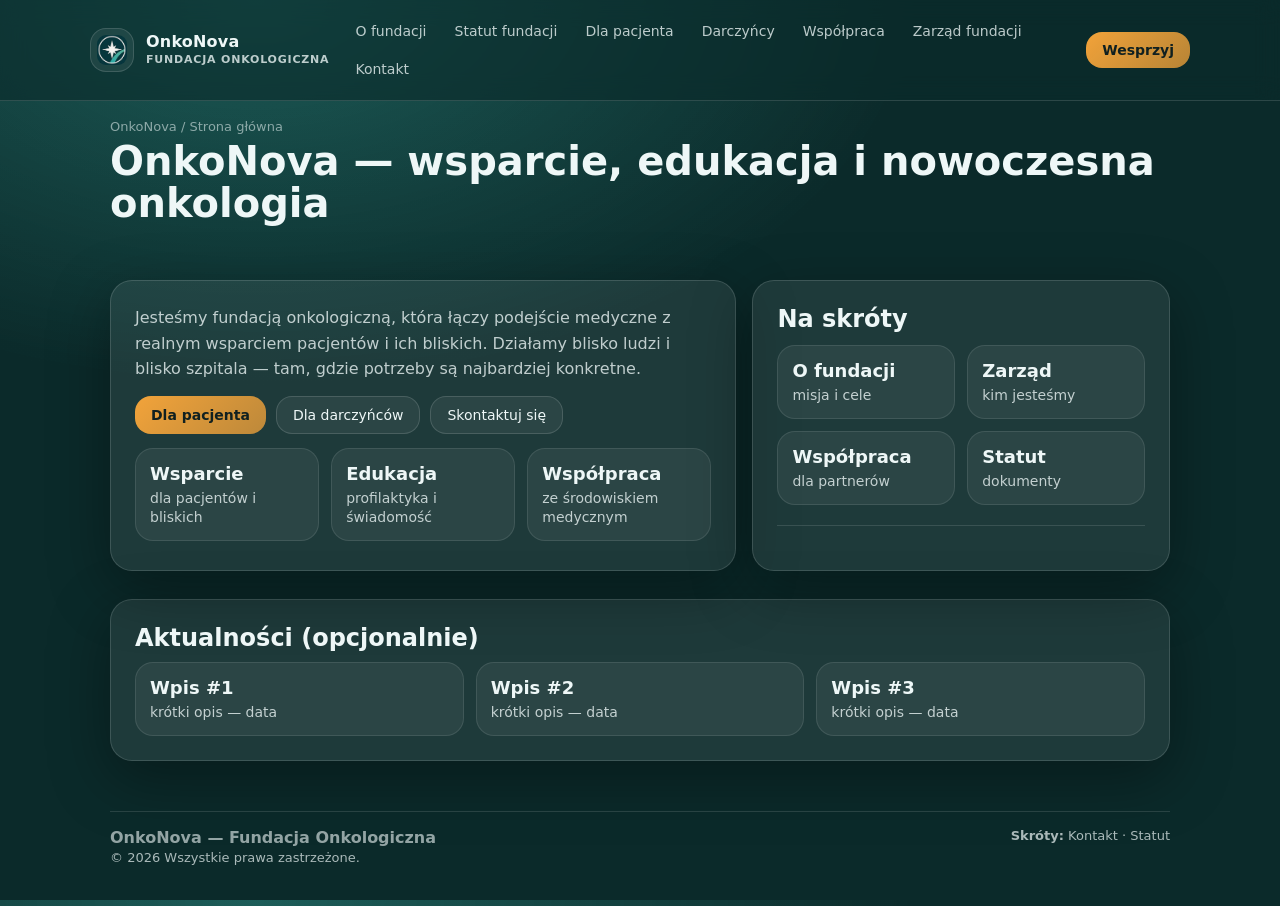
<file: index.html>
<!doctype html>
<html lang="pl">
<head>
  <meta charset="utf-8" />
  <meta name="viewport" content="width=device-width, initial-scale=1" />
  <title>OnkoNova — Fundacja Onkologiczna</title>
  <meta name="description" content="OnkoNova — Fundacja Onkologiczna wspierająca pacjentów onkologicznych." />
  <link rel="icon" href="assets/logo.png" />
  <link rel="stylesheet" href="assets/styles.css" />
</head>
<body>

<div class="topbar">
  <div class="container topbar-inner">
    <a class="brand" href="index.html" aria-label="OnkoNova - strona główna">
      <img src="assets/logo.png" alt="Logo OnkoNova" />
      <div class="title">OnkoNova<small>Fundacja Onkologiczna</small></div>
    </a>
    <button class="btn mobile-toggle" id="mobileToggle" type="button" aria-label="Menu">Menu</button>
    <nav class="nav" id="nav" aria-label="Główna nawigacja">
      <a href="about.html">O fundacji</a>
      <a href="statute.html">Statut fundacji</a>
      <a href="patient.html">Dla pacjenta</a>
      <a href="donors.html">Darczyńcy</a>
      <a href="cooperation.html">Współpraca</a>
      <a href="board.html">Zarząd fundacji</a>
      <a href="contact.html">Kontakt</a>
    </nav>
    <div class="actions">
      <a class="btn primary" href="donors.html">Wesprzyj</a>
    </div>
  </div>
</div>

<main class="container">
  <div class="page-title">
    <div class="breadcrumb">OnkoNova / Strona główna</div>
    <h1>OnkoNova — wsparcie, edukacja i nowoczesna onkologia</h1>
  </div>

  <section class="hero">
    <div class="card">
      <p class="lead">
        Jesteśmy fundacją onkologiczną, która łączy podejście medyczne z realnym wsparciem pacjentów i ich bliskich.
        Działamy blisko ludzi i blisko szpitala — tam, gdzie potrzeby są najbardziej konkretne.
      </p>
      <div style="display:flex; gap:10px; flex-wrap:wrap; margin-top:10px;">
        <a class="btn primary" href="patient.html">Dla pacjenta</a>
        <a class="btn" href="donors.html">Dla darczyńców</a>
        <a class="btn" href="contact.html">Skontaktuj się</a>
      </div>
      <div class="kpis" aria-label="Najważniejsze obszary działania">
        <div class="kpi"><b>Wsparcie</b><span>dla pacjentów i bliskich</span></div>
        <div class="kpi"><b>Edukacja</b><span>profilaktyka i świadomość</span></div>
        <div class="kpi"><b>Współpraca</b><span>ze środowiskiem medycznym</span></div>
      </div>
    </div>
    <div class="card">
      <h2>Na skróty</h2>
      <div class="grid2" style="margin-top:12px;">
        <a class="kpi" href="about.html"><b>O fundacji</b><span>misja i cele</span></a>
        <a class="kpi" href="board.html"><b>Zarząd</b><span>kim jesteśmy</span></a>
        <a class="kpi" href="cooperation.html"><b>Współpraca</b><span>dla partnerów</span></a>
        <a class="kpi" href="statute.html"><b>Statut</b><span>dokumenty</span></a>
      </div>
      <hr class="sep"/>
    </div>
  </section>

  <section class="section">
    <div class="card">
      <h2>Aktualności (opcjonalnie)</h2>
      <div class="grid3">
        <div class="kpi"><b>Wpis #1</b><span>krótki opis — data</span></div>
        <div class="kpi"><b>Wpis #2</b><span>krótki opis — data</span></div>
        <div class="kpi"><b>Wpis #3</b><span>krótki opis — data</span></div>
      </div>
    </div>
  </section>
</main>

<footer class="footer">
  <div class="container">
    <div class="footgrid">
      <div>
        <b>OnkoNova — Fundacja Onkologiczna</b><br/>
        <span class="small">© <span id="year"></span> Wszystkie prawa zastrzeżone.</span>
      </div>
      <div class="small">
        <b>Skróty:</b> <a href="contact.html">Kontakt</a> · <a href="statute.html">Statut</a>
      </div>
    </div>
  </div>
</footer>

<script src="assets/site.js"></script>
</body>
</html>
</file>
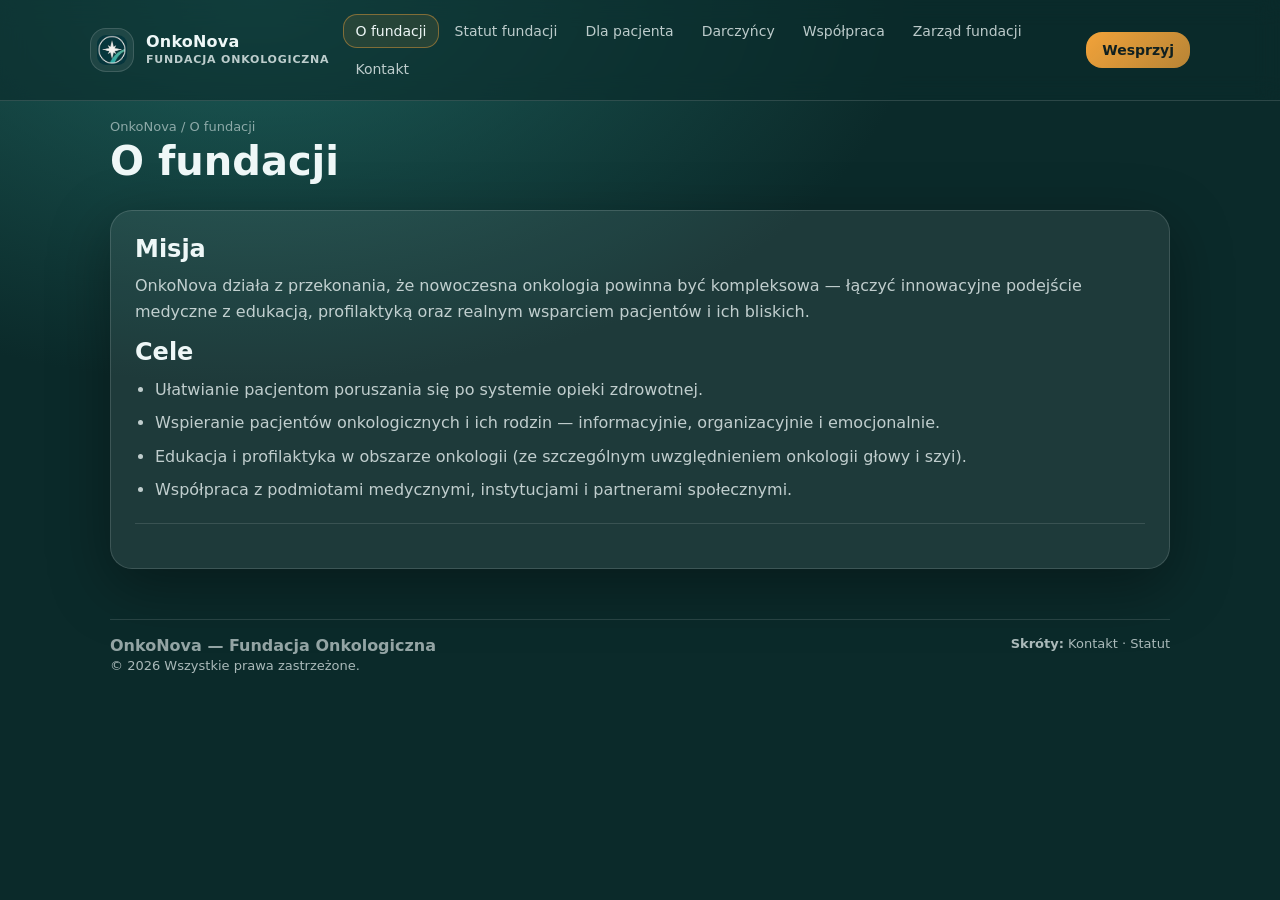
<file: about.html>
<!doctype html>
<html lang="pl">
<head>
  <meta charset="utf-8" />
  <meta name="viewport" content="width=device-width, initial-scale=1" />
  <title>O fundacji — OnkoNova</title>
  <meta name="description" content="OnkoNova — misja i cele fundacji onkologicznej." />
  <link rel="icon" href="assets/logo.png" />
  <link rel="stylesheet" href="assets/styles.css" />
</head>
<body>

<div class="topbar">
  <div class="container topbar-inner">
    <a class="brand" href="index.html" aria-label="OnkoNova - strona główna">
      <img src="assets/logo.png" alt="Logo OnkoNova" />
      <div class="title">OnkoNova<small>Fundacja Onkologiczna</small></div>
    </a>
    <button class="btn mobile-toggle" id="mobileToggle" type="button" aria-label="Menu">Menu</button>
    <nav class="nav" id="nav" aria-label="Główna nawigacja">
      <a href="about.html">O fundacji</a>
      <a href="statute.html">Statut fundacji</a>
      <a href="patient.html">Dla pacjenta</a>
      <a href="donors.html">Darczyńcy</a>
      <a href="cooperation.html">Współpraca</a>
      <a href="board.html">Zarząd fundacji</a>
      <a href="contact.html">Kontakt</a>
    </nav>
    <div class="actions">
      <a class="btn primary" href="donors.html">Wesprzyj</a>
    </div>
  </div>
</div>

<main class="container">
  <div class="page-title">
    <div class="breadcrumb">OnkoNova / O fundacji</div>
    <h1>O fundacji</h1>
  </div>

  <section class="section">
    <div class="card">
      <h2>Misja</h2>
      <p>
        OnkoNova działa z przekonania, że nowoczesna onkologia powinna być kompleksowa — łączyć innowacyjne podejście medyczne
        z edukacją, profilaktyką oraz realnym wsparciem pacjentów i ich bliskich.
      </p>
      <h2>Cele</h2>
      <ul class="list">
        <li>Ułatwianie pacjentom poruszania się po systemie opieki zdrowotnej.</li>
        <li>Wspieranie pacjentów onkologicznych i ich rodzin — informacyjnie, organizacyjnie i emocjonalnie.</li>
        <li>Edukacja i profilaktyka w obszarze onkologii (ze szczególnym uwzględnieniem onkologii głowy i szyi).</li>
        <li>Współpraca z podmiotami medycznymi, instytucjami i partnerami społecznymi.</li>
      </ul>
      <hr class="sep"/>
    </div>
  </section>
</main>

<footer class="footer">
  <div class="container">
    <div class="footgrid">
      <div>
        <b>OnkoNova — Fundacja Onkologiczna</b><br/>
        <span class="small">© <span id="year"></span> Wszystkie prawa zastrzeżone.</span>
      </div>
      <div class="small">
        <b>Skróty:</b> <a href="contact.html">Kontakt</a> · <a href="statute.html">Statut</a>
      </div>
    </div>
  </div>
</footer>

<script src="assets/site.js"></script>
</body>
</html>
</file>
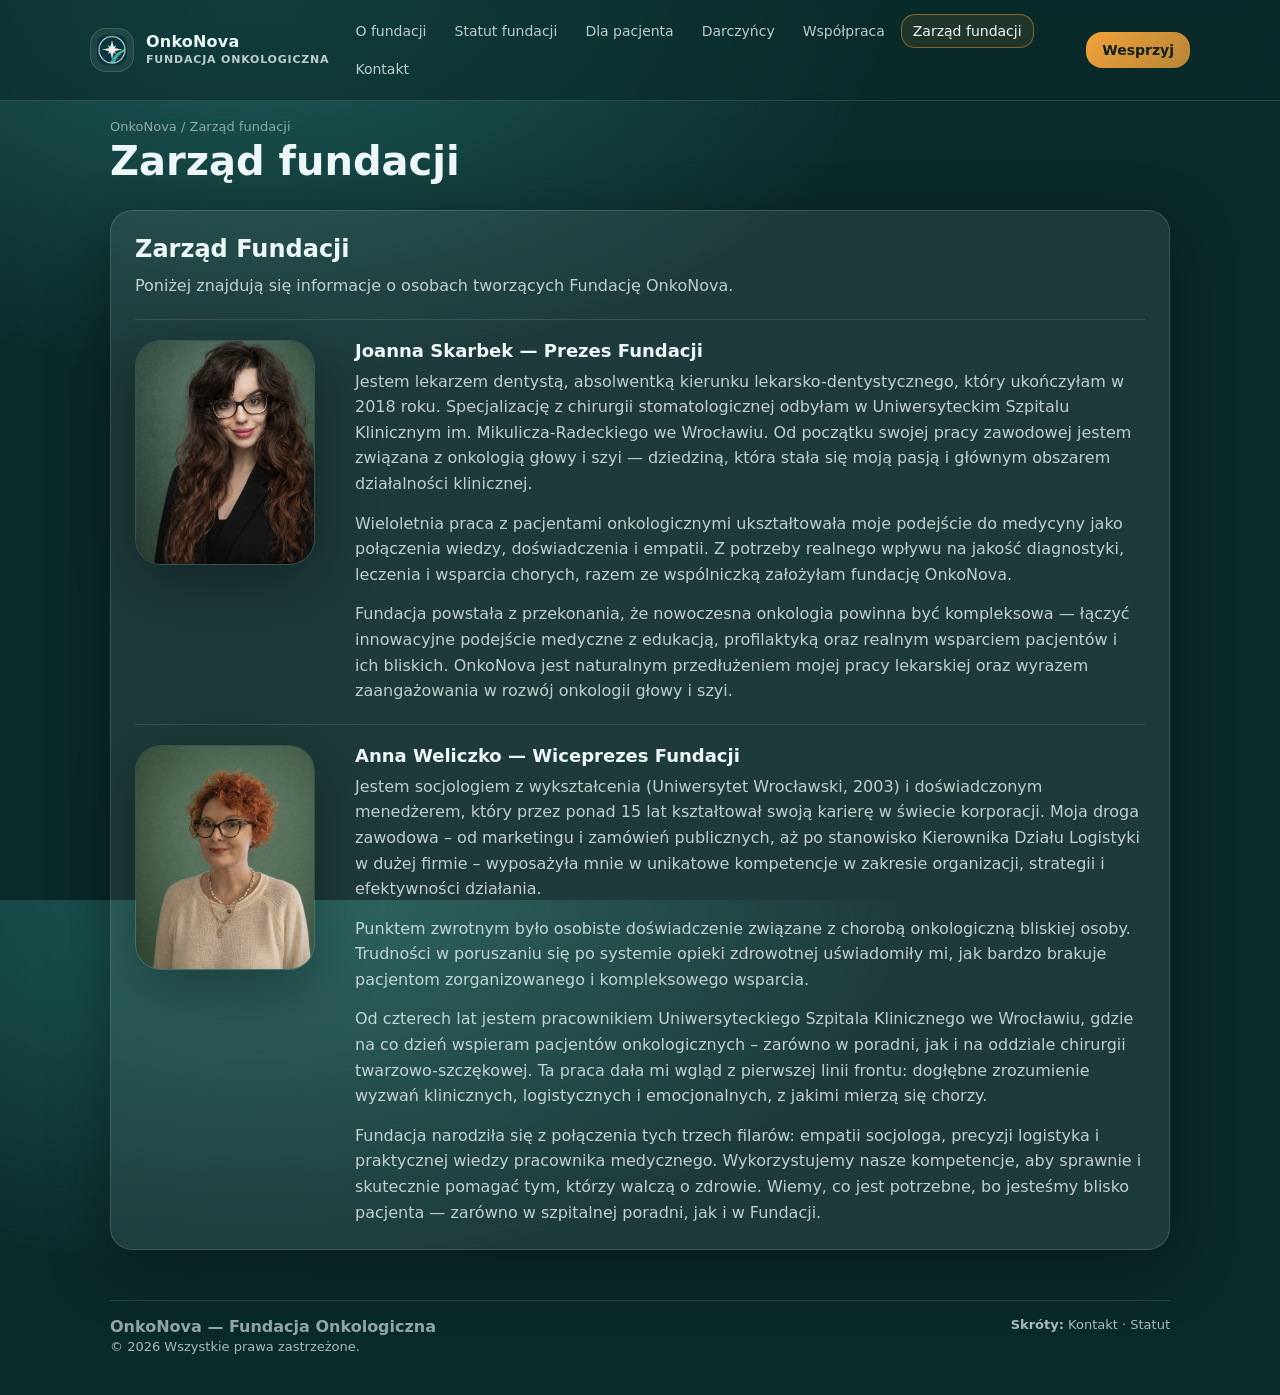
<file: board.html>
<!doctype html>
<html lang="pl">
<head>
  <meta charset="utf-8" />
  <meta name="viewport" content="width=device-width, initial-scale=1" />
  <title>Zarząd fundacji — OnkoNova</title>
  <meta name="description" content="OnkoNova — zarząd fundacji onkologicznej." />
  <link rel="icon" href="assets/logo.png" />
  <link rel="stylesheet" href="assets/styles.css" />
</head>
<body>

<div class="topbar">
  <div class="container topbar-inner">
    <a class="brand" href="index.html" aria-label="OnkoNova - strona główna">
      <img src="assets/logo.png" alt="Logo OnkoNova" />
      <div class="title">OnkoNova<small>Fundacja Onkologiczna</small></div>
    </a>
    <button class="btn mobile-toggle" id="mobileToggle" type="button" aria-label="Menu">Menu</button>
    <nav class="nav" id="nav" aria-label="Główna nawigacja">
      <a href="about.html">O fundacji</a>
      <a href="statute.html">Statut fundacji</a>
      <a href="patient.html">Dla pacjenta</a>
      <a href="donors.html">Darczyńcy</a>
      <a href="cooperation.html">Współpraca</a>
      <a href="board.html">Zarząd fundacji</a>
      <a href="contact.html">Kontakt</a>
    </nav>
    <div class="actions">
      <a class="btn primary" href="donors.html">Wesprzyj</a>
    </div>
  </div>
</div>

<main class="container">
  <div class="page-title">
    <div class="breadcrumb">OnkoNova / Zarząd fundacji</div>
    <h1>Zarząd fundacji</h1>
  </div>

  <section class="section">
    <div class="card">
      <h2>Zarząd Fundacji</h2>
      <p>Poniżej znajdują się informacje o osobach tworzących Fundację OnkoNova.</p>

      <hr class="sep"/>

      <div class="person">
        <img class="avatar" src="assets/joanna.jpg" alt="Joanna Skarbek" />
        <div>
          <h3>Joanna Skarbek — Prezes Fundacji</h3>
          <p>
            Jestem lekarzem dentystą, absolwentką kierunku lekarsko-dentystycznego, który ukończyłam w 2018 roku.
            Specjalizację z chirurgii stomatologicznej odbyłam w Uniwersyteckim Szpitalu Klinicznym im. Mikulicza-Radeckiego we Wrocławiu.
            Od początku swojej pracy zawodowej jestem związana z onkologią głowy i szyi — dziedziną, która stała się moją pasją i głównym obszarem działalności klinicznej.
          </p>
          <p>
            Wieloletnia praca z pacjentami onkologicznymi ukształtowała moje podejście do medycyny jako połączenia wiedzy, doświadczenia i empatii.
            Z potrzeby realnego wpływu na jakość diagnostyki, leczenia i wsparcia chorych, razem ze wspólniczką założyłam fundację OnkoNova.
          </p>
          <p>
            Fundacja powstała z przekonania, że nowoczesna onkologia powinna być kompleksowa — łączyć innowacyjne podejście medyczne
            z edukacją, profilaktyką oraz realnym wsparciem pacjentów i ich bliskich. OnkoNova jest naturalnym przedłużeniem mojej pracy lekarskiej
            oraz wyrazem zaangażowania w rozwój onkologii głowy i szyi.
          </p>
        </div>
      </div>

      <hr class="sep"/>

      <div class="person">
        <img class="avatar" src="assets/anna.jpg" alt="Anna Weliczko" />
        <div>
          <h3>Anna Weliczko — Wiceprezes Fundacji</h3>
          <p>
            Jestem socjologiem z wykształcenia (Uniwersytet Wrocławski, 2003) i doświadczonym menedżerem, który przez ponad 15 lat kształtował swoją karierę w świecie korporacji.
            Moja droga zawodowa – od marketingu i zamówień publicznych, aż po stanowisko Kierownika Działu Logistyki w dużej firmie – wyposażyła mnie w unikatowe kompetencje
            w zakresie organizacji, strategii i efektywności działania.
          </p>
          <p>
            Punktem zwrotnym było osobiste doświadczenie związane z chorobą onkologiczną bliskiej osoby. Trudności w poruszaniu się po systemie opieki zdrowotnej uświadomiły mi,
            jak bardzo brakuje pacjentom zorganizowanego i kompleksowego wsparcia.
          </p>
          <p>
            Od czterech lat jestem pracownikiem Uniwersyteckiego Szpitala Klinicznego we Wrocławiu, gdzie na co dzień wspieram pacjentów onkologicznych – zarówno w poradni,
            jak i na oddziale chirurgii twarzowo-szczękowej. Ta praca dała mi wgląd z pierwszej linii frontu: dogłębne zrozumienie wyzwań klinicznych, logistycznych i emocjonalnych,
            z jakimi mierzą się chorzy.
          </p>
          <p>
            Fundacja narodziła się z połączenia tych trzech filarów: empatii socjologa, precyzji logistyka i praktycznej wiedzy pracownika medycznego.
            Wykorzystujemy nasze kompetencje, aby sprawnie i skutecznie pomagać tym, którzy walczą o zdrowie. Wiemy, co jest potrzebne, bo jesteśmy blisko pacjenta —
            zarówno w szpitalnej poradni, jak i w Fundacji.
          </p>
        </div>
      </div>
    </div>
  </section>
</main>

<footer class="footer">
  <div class="container">
    <div class="footgrid">
      <div>
        <b>OnkoNova — Fundacja Onkologiczna</b><br/>
        <span class="small">© <span id="year"></span> Wszystkie prawa zastrzeżone.</span>
      </div>
      <div class="small">
        <b>Skróty:</b> <a href="contact.html">Kontakt</a> · <a href="statute.html">Statut</a>
      </div>
    </div>
  </div>
</footer>

<script src="assets/site.js"></script>
</body>
</html>
</file>
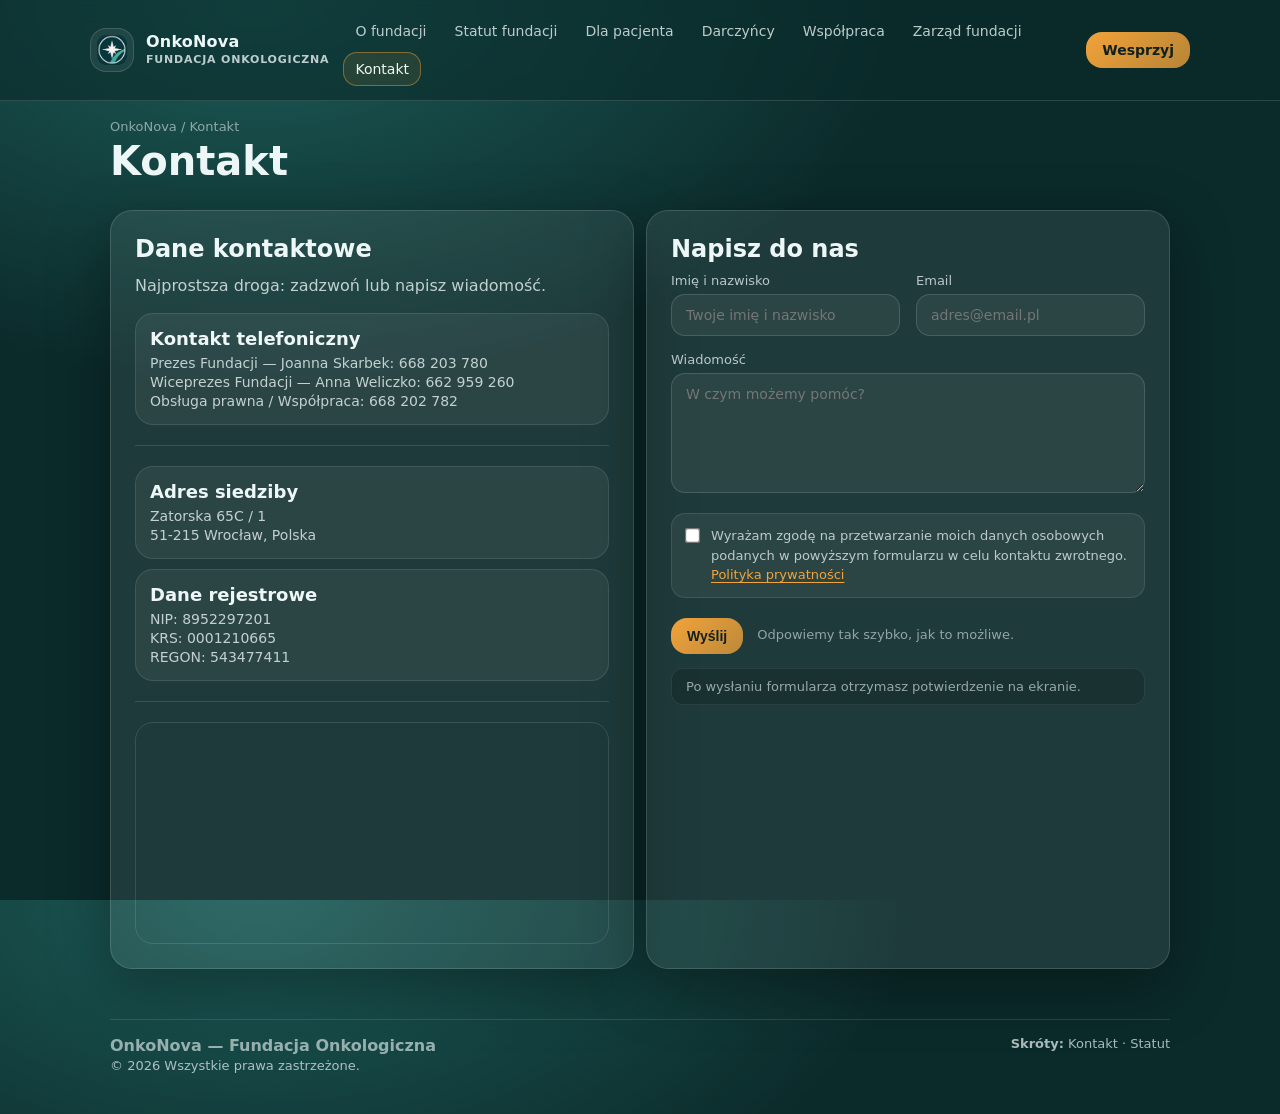
<file: contact.html>
<!doctype html>
<html lang="pl">
<head>
  <meta charset="utf-8" />
  <meta name="viewport" content="width=device-width, initial-scale=1" />
  <title>Kontakt — OnkoNova</title>
  <meta name="description" content="OnkoNova — skontaktuj się z fundacją onkologiczną." />
  <link rel="icon" href="assets/logo.png" />
  <link rel="stylesheet" href="assets/styles.css" />
</head>
<body>

<div class="topbar">
  <div class="container topbar-inner">
    <a class="brand" href="index.html" aria-label="OnkoNova - strona główna">
      <img src="assets/logo.png" alt="Logo OnkoNova" />
      <div class="title">OnkoNova<small>Fundacja Onkologiczna</small></div>
    </a>
    <button class="btn mobile-toggle" id="mobileToggle" type="button" aria-label="Menu">Menu</button>
    <nav class="nav" id="nav" aria-label="Główna nawigacja">
      <a href="about.html">O fundacji</a>
      <a href="statute.html">Statut fundacji</a>
      <a href="patient.html">Dla pacjenta</a>
      <a href="donors.html">Darczyńcy</a>
      <a href="cooperation.html">Współpraca</a>
      <a href="board.html">Zarząd fundacji</a>
      <a href="contact.html">Kontakt</a>
    </nav>
    <div class="actions">
      <a class="btn primary" href="donors.html">Wesprzyj</a>
    </div>
  </div>
</div>

<main class="container">
  <div class="page-title">
    <div class="breadcrumb">OnkoNova / Kontakt</div>
    <h1>Kontakt</h1>
  </div>

  <section class="section">
    <div class="grid2">

      <div class="card">
        <h2>Dane kontaktowe</h2>
        <p>Najprostsza droga: zadzwoń lub napisz wiadomość.</p>

        <div class="kpi" style="margin-top:12px;">
          <b>Kontakt telefoniczny</b>
          <span>
            Prezes Fundacji — Joanna Skarbek: <a href="tel:+48668203780">668 203 780</a><br/>
            Wiceprezes Fundacji — Anna Weliczko: <a href="tel:+48662959260">662 959 260</a><br/>
            Obsługa prawna / Współpraca: <a href="tel:+48668202782">668 202 782</a>
          </span>
        </div>

        <hr class="sep"/>

        <div class="kpi" style="margin-top:0;">
          <b>Adres siedziby</b>
          <span>
            Zatorska 65C / 1<br/>
            51-215 Wrocław, Polska
          </span>
        </div>

        <div class="kpi" style="margin-top:10px;">
          <b>Dane rejestrowe</b>
          <span>
            NIP: 8952297201<br/>
            KRS: 0001210665<br/>
            REGON: 543477411
          </span>
        </div>

        <hr class="sep"/>

        <div style="border-radius:18px; overflow:hidden; border:1px solid rgba(255,255,255,.12);">
          <iframe
            src="https://www.google.com/maps/embed?pb=!1m18!1m12!1m3!1d2504.1!2d17.0233!3d51.1372!2m3!1f0!2f0!3f0!3m2!1i1024!2i768!4f13.1!3m3!1m2!1s0x470fc27a6e9e0001%3A0x1!2sZatorska+65C%2C+51-215+Wroc%C5%82aw!5e0!3m2!1spl!2spl!4v1"
            width="100%"
            height="220"
            style="border:0; display:block; filter:invert(90%) hue-rotate(180deg);"
            allowfullscreen=""
            loading="lazy"
            referrerpolicy="no-referrer-when-downgrade"
            title="Lokalizacja OnkoNova">
          </iframe>
        </div>
      </div>

      <div class="card">
        <h2>Napisz do nas</h2>

        <form action="https://formspree.io/f/xpqjbnqb" method="POST" class="form">
          <div>
            <label for="name">Imię i nazwisko</label>
            <input id="name" name="name" placeholder="Twoje imię i nazwisko" required />
          </div>

          <div>
            <label for="email">Email</label>
            <input id="email" name="email" type="email" placeholder="adres@email.pl" required />
          </div>

          <div class="full">
            <label for="message">Wiadomość</label>
            <textarea id="message" name="message" placeholder="W czym możemy pomóc?" required></textarea>
          </div>

          <div class="full">
            <label class="consent-box">
              <input type="checkbox" name="consent" required>
              <span class="consent-text">
                Wyrażam zgodę na przetwarzanie moich danych osobowych podanych w powyższym formularzu w celu kontaktu zwrotnego.
                <a href="#">Polityka prywatności</a>
              </span>
            </label>
          </div>

          <input type="hidden" name="_subject" value="Nowa wiadomość z formularza OnkoNova">
          <input type="hidden" name="_captcha" value="false">

          <div class="full form-actions">
            <button class="btn primary" type="submit">Wyślij</button>
            <p class="form-hint small">Odpowiemy tak szybko, jak to możliwe.</p>
          </div>
        </form>

        <div class="form-note">
          Po wysłaniu formularza otrzymasz potwierdzenie na ekranie.
        </div>
      </div>

    </div>
  </section>
</main>

<footer class="footer">
  <div class="container">
    <div class="footgrid">
      <div>
        <b>OnkoNova — Fundacja Onkologiczna</b><br/>
        <span class="small">© <span id="year"></span> Wszystkie prawa zastrzeżone.</span>
      </div>
      <div class="small">
        <b>Skróty:</b> <a href="contact.html">Kontakt</a> · <a href="statute.html">Statut</a>
      </div>
    </div>
  </div>
</footer>

<script src="assets/site.js"></script>
</body>
</html>
</file>
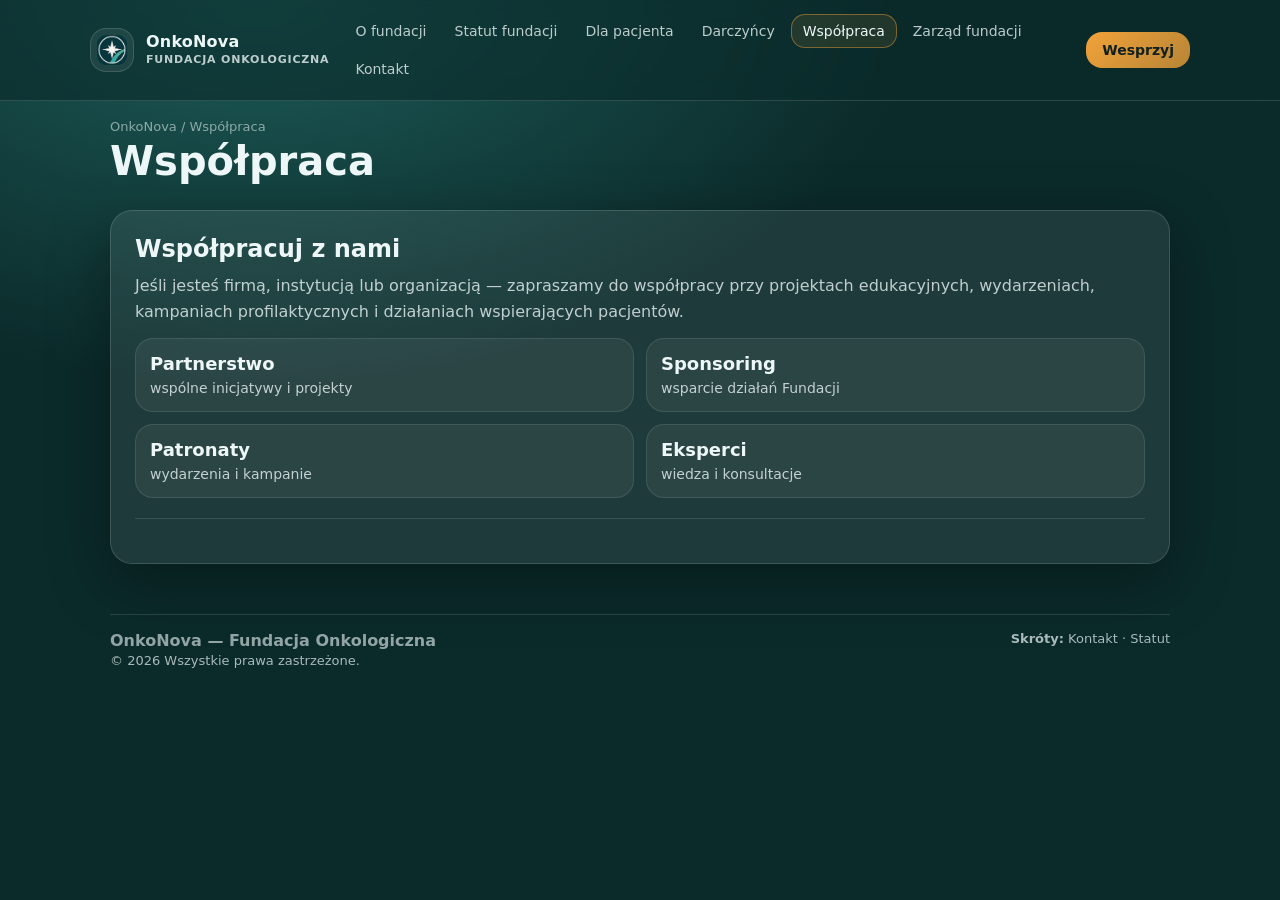
<file: cooperation.html>
<!doctype html>
<html lang="pl">
<head>
  <meta charset="utf-8" />
  <meta name="viewport" content="width=device-width, initial-scale=1" />
  <title>Współpraca — OnkoNova</title>
  <meta name="description" content="OnkoNova — współpraca z firmami, instytucjami i ekspertami." />
  <link rel="icon" href="assets/logo.png" />
  <link rel="stylesheet" href="assets/styles.css" />
</head>
<body>

<div class="topbar">
  <div class="container topbar-inner">
    <a class="brand" href="index.html" aria-label="OnkoNova - strona główna">
      <img src="assets/logo.png" alt="Logo OnkoNova" />
      <div class="title">OnkoNova<small>Fundacja Onkologiczna</small></div>
    </a>
    <button class="btn mobile-toggle" id="mobileToggle" type="button" aria-label="Menu">Menu</button>
    <nav class="nav" id="nav" aria-label="Główna nawigacja">
      <a href="about.html">O fundacji</a>
      <a href="statute.html">Statut fundacji</a>
      <a href="patient.html">Dla pacjenta</a>
      <a href="donors.html">Darczyńcy</a>
      <a href="cooperation.html">Współpraca</a>
      <a href="board.html">Zarząd fundacji</a>
      <a href="contact.html">Kontakt</a>
    </nav>
    <div class="actions">
      <a class="btn primary" href="donors.html">Wesprzyj</a>
    </div>
  </div>
</div>

<main class="container">
  <div class="page-title">
    <div class="breadcrumb">OnkoNova / Współpraca</div>
    <h1>Współpraca</h1>
  </div>

  <section class="section">
    <div class="card">
      <h2>Współpracuj z nami</h2>
      <p>
        Jeśli jesteś firmą, instytucją lub organizacją — zapraszamy do współpracy przy projektach edukacyjnych,
        wydarzeniach, kampaniach profilaktycznych i działaniach wspierających pacjentów.
      </p>
      <div class="grid2" style="margin-top:12px;">
        <div class="kpi"><b>Partnerstwo</b><span>wspólne inicjatywy i projekty</span></div>
        <div class="kpi"><b>Sponsoring</b><span>wsparcie działań Fundacji</span></div>
        <div class="kpi"><b>Patronaty</b><span>wydarzenia i kampanie</span></div>
        <div class="kpi"><b>Eksperci</b><span>wiedza i konsultacje</span></div>
      </div>
      <hr class="sep"/>
    </div>
  </section>
</main>

<footer class="footer">
  <div class="container">
    <div class="footgrid">
      <div>
        <b>OnkoNova — Fundacja Onkologiczna</b><br/>
        <span class="small">© <span id="year"></span> Wszystkie prawa zastrzeżone.</span>
      </div>
      <div class="small">
        <b>Skróty:</b> <a href="contact.html">Kontakt</a> · <a href="statute.html">Statut</a>
      </div>
    </div>
  </div>
</footer>

<script src="assets/site.js"></script>
</body>
</html>
</file>
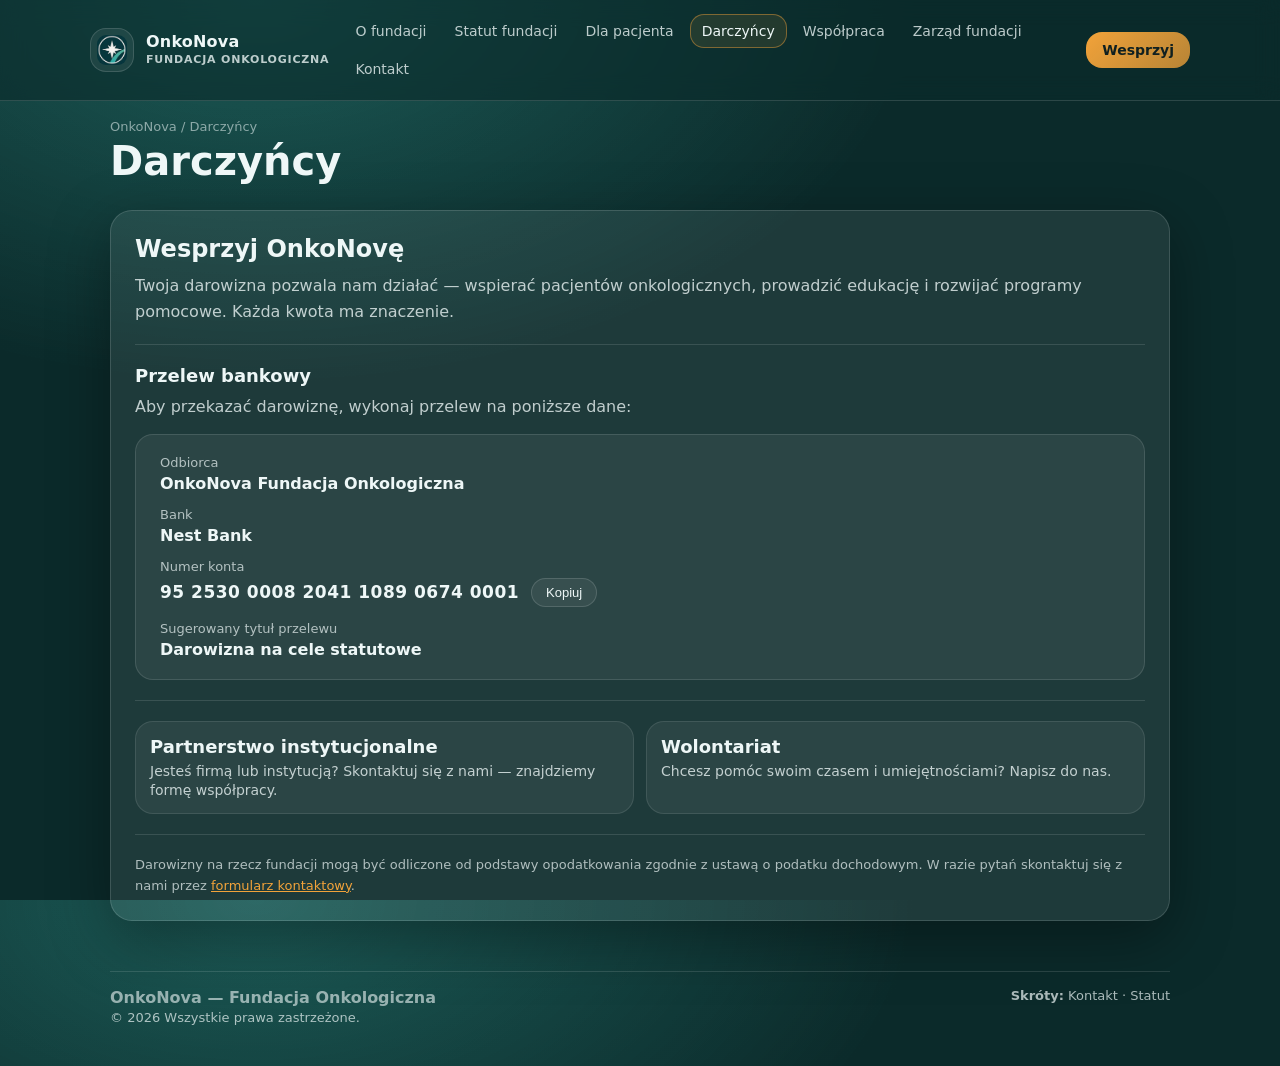
<file: donors.html>
<!doctype html>
<html lang="pl">
<head>
  <meta charset="utf-8" />
  <meta name="viewport" content="width=device-width, initial-scale=1" />
  <title>Darczyńcy — OnkoNova</title>
  <meta name="description" content="OnkoNova — wspieraj fundację onkologiczną." />
  <link rel="icon" href="assets/logo.png" />
  <link rel="stylesheet" href="assets/styles.css" />
</head>
<body>

<div class="topbar">
  <div class="container topbar-inner">
    <a class="brand" href="index.html" aria-label="OnkoNova - strona główna">
      <img src="assets/logo.png" alt="Logo OnkoNova" />
      <div class="title">OnkoNova<small>Fundacja Onkologiczna</small></div>
    </a>
    <button class="btn mobile-toggle" id="mobileToggle" type="button" aria-label="Menu">Menu</button>
    <nav class="nav" id="nav" aria-label="Główna nawigacja">
      <a href="about.html">O fundacji</a>
      <a href="statute.html">Statut fundacji</a>
      <a href="patient.html">Dla pacjenta</a>
      <a href="donors.html">Darczyńcy</a>
      <a href="cooperation.html">Współpraca</a>
      <a href="board.html">Zarząd fundacji</a>
      <a href="contact.html">Kontakt</a>
    </nav>
    <div class="actions">
      <a class="btn primary" href="donors.html">Wesprzyj</a>
    </div>
  </div>
</div>

<main class="container">
  <div class="page-title">
    <div class="breadcrumb">OnkoNova / Darczyńcy</div>
    <h1>Darczyńcy</h1>
  </div>

  <section class="section">
    <div class="card">
      <h2>Wesprzyj OnkoNovę</h2>
      <p>
        Twoja darowizna pozwala nam działać — wspierać pacjentów onkologicznych, prowadzić edukację
        i rozwijać programy pomocowe. Każda kwota ma znaczenie.
      </p>

      <hr class="sep"/>

      <h3>Przelew bankowy</h3>
      <p>Aby przekazać darowiznę, wykonaj przelew na poniższe dane:</p>

      <div style="
        background: rgba(255,255,255,.06);
        border: 1px solid rgba(255,255,255,.12);
        border-radius: 18px;
        padding: 20px 24px;
        margin-top: 8px;
        display: grid;
        gap: 14px;
      ">
        <div>
          <div class="small" style="margin-bottom:4px;">Odbiorca</div>
          <strong>OnkoNova Fundacja Onkologiczna</strong>
        </div>
        <div>
          <div class="small" style="margin-bottom:4px;">Bank</div>
          <strong>Nest Bank</strong>
        </div>
        <div>
          <div class="small" style="margin-bottom:4px;">Numer konta</div>
          <div style="display:flex; align-items:center; gap:12px; flex-wrap:wrap;">
            <strong id="iban" style="font-size:17px; letter-spacing:.5px;">95 2530 0008 2041 1089 0674 0001</strong>
            <button class="btn" onclick="
              navigator.clipboard.writeText('95253000082041108906740001');
              this.textContent='✓ Skopiowano';
              setTimeout(()=>this.textContent='Kopiuj',2000);
            " style="padding:6px 14px; font-size:13px;">Kopiuj</button>
          </div>
        </div>
        <div>
          <div class="small" style="margin-bottom:4px;">Sugerowany tytuł przelewu</div>
          <strong>Darowizna na cele statutowe</strong>
        </div>
      </div>

      <hr class="sep"/>

      <div class="grid2" style="margin-top:4px;">
        <div class="kpi">
          <b>Partnerstwo instytucjonalne</b>
          <span>Jesteś firmą lub instytucją? Skontaktuj się z nami — znajdziemy formę współpracy.</span>
        </div>
        <div class="kpi">
          <b>Wolontariat</b>
          <span>Chcesz pomóc swoim czasem i umiejętnościami? Napisz do nas.</span>
        </div>
      </div>

      <hr class="sep"/>

      <p class="small" style="margin:0;">
        Darowizny na rzecz fundacji mogą być odliczone od podstawy opodatkowania zgodnie z ustawą o podatku dochodowym.
        W razie pytań skontaktuj się z nami przez <a href="contact.html" style="color:var(--accent); text-decoration:underline;">formularz kontaktowy</a>.
      </p>
    </div>
  </section>
</main>

<footer class="footer">
  <div class="container">
    <div class="footgrid">
      <div>
        <b>OnkoNova — Fundacja Onkologiczna</b><br/>
        <span class="small">© <span id="year"></span> Wszystkie prawa zastrzeżone.</span>
      </div>
      <div class="small">
        <b>Skróty:</b> <a href="contact.html">Kontakt</a> · <a href="statute.html">Statut</a>
      </div>
    </div>
  </div>
</footer>

<script src="assets/site.js"></script>
</body>
</html>
</file>
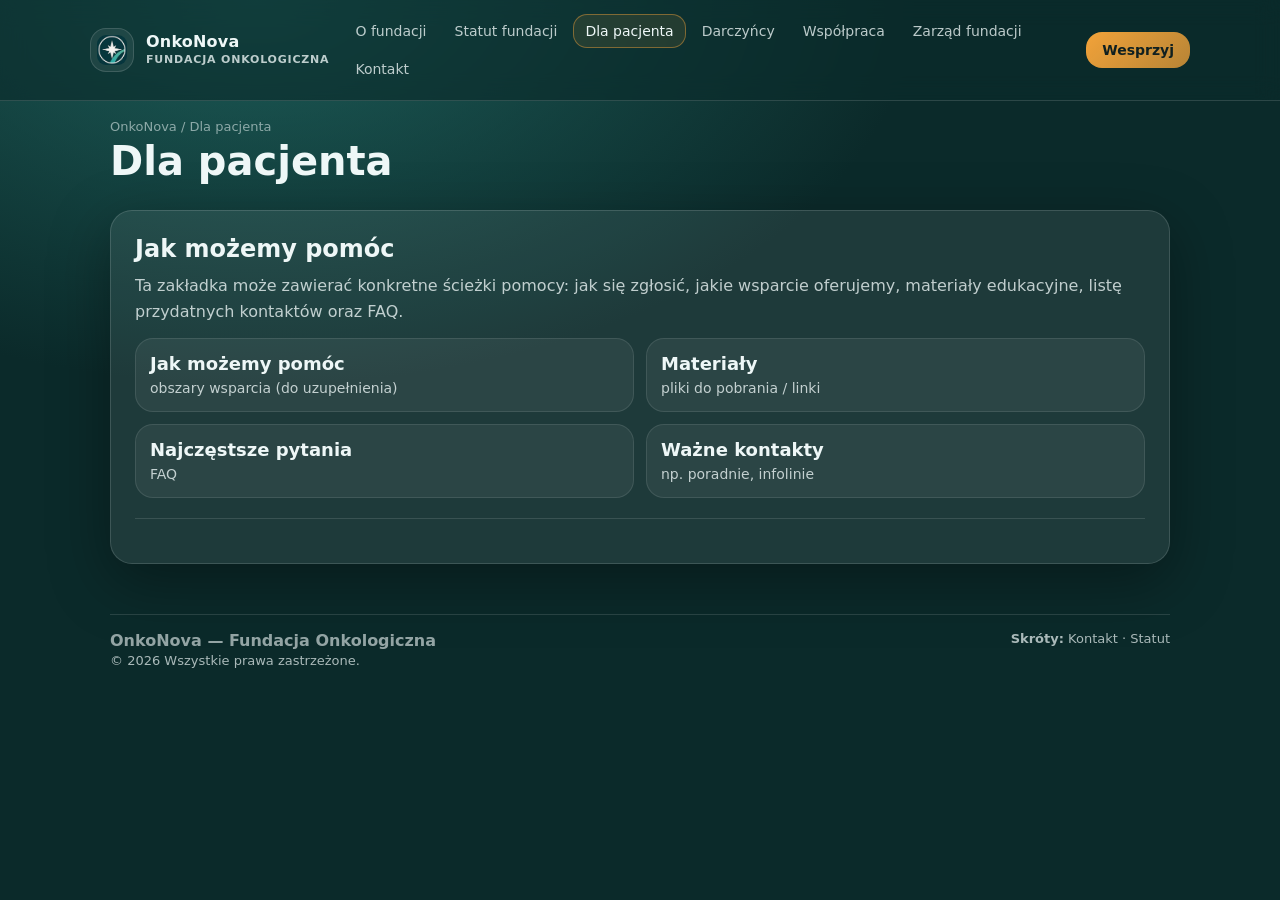
<file: patient.html>
<!doctype html>
<html lang="pl">
<head>
  <meta charset="utf-8" />
  <meta name="viewport" content="width=device-width, initial-scale=1" />
  <title>Dla pacjenta — OnkoNova</title>
  <meta name="description" content="OnkoNova — wsparcie i informacje dla pacjentów onkologicznych." />
  <link rel="icon" href="assets/logo.png" />
  <link rel="stylesheet" href="assets/styles.css" />
</head>
<body>

<div class="topbar">
  <div class="container topbar-inner">
    <a class="brand" href="index.html" aria-label="OnkoNova - strona główna">
      <img src="assets/logo.png" alt="Logo OnkoNova" />
      <div class="title">OnkoNova<small>Fundacja Onkologiczna</small></div>
    </a>
    <button class="btn mobile-toggle" id="mobileToggle" type="button" aria-label="Menu">Menu</button>
    <nav class="nav" id="nav" aria-label="Główna nawigacja">
      <a href="about.html">O fundacji</a>
      <a href="statute.html">Statut fundacji</a>
      <a href="patient.html">Dla pacjenta</a>
      <a href="donors.html">Darczyńcy</a>
      <a href="cooperation.html">Współpraca</a>
      <a href="board.html">Zarząd fundacji</a>
      <a href="contact.html">Kontakt</a>
    </nav>
    <div class="actions">
      <a class="btn primary" href="donors.html">Wesprzyj</a>
    </div>
  </div>
</div>

<main class="container">
  <div class="page-title">
    <div class="breadcrumb">OnkoNova / Dla pacjenta</div>
    <h1>Dla pacjenta</h1>
  </div>

  <section class="section">
    <div class="card">
      <h2>Jak możemy pomóc</h2>
      <p>
        Ta zakładka może zawierać konkretne ścieżki pomocy: jak się zgłosić, jakie wsparcie oferujemy,
        materiały edukacyjne, listę przydatnych kontaktów oraz FAQ.
      </p>
      <div class="grid2" style="margin-top:12px;">
        <div class="kpi"><b>Jak możemy pomóc</b><span>obszary wsparcia (do uzupełnienia)</span></div>
        <div class="kpi"><b>Materiały</b><span>pliki do pobrania / linki</span></div>
        <div class="kpi"><b>Najczęstsze pytania</b><span>FAQ</span></div>
        <div class="kpi"><b>Ważne kontakty</b><span>np. poradnie, infolinie</span></div>
      </div>
      <hr class="sep"/>
    </div>
  </section>
</main>

<footer class="footer">
  <div class="container">
    <div class="footgrid">
      <div>
        <b>OnkoNova — Fundacja Onkologiczna</b><br/>
        <span class="small">© <span id="year"></span> Wszystkie prawa zastrzeżone.</span>
      </div>
      <div class="small">
        <b>Skróty:</b> <a href="contact.html">Kontakt</a> · <a href="statute.html">Statut</a>
      </div>
    </div>
  </div>
</footer>

<script src="assets/site.js"></script>
</body>
</html>
</file>
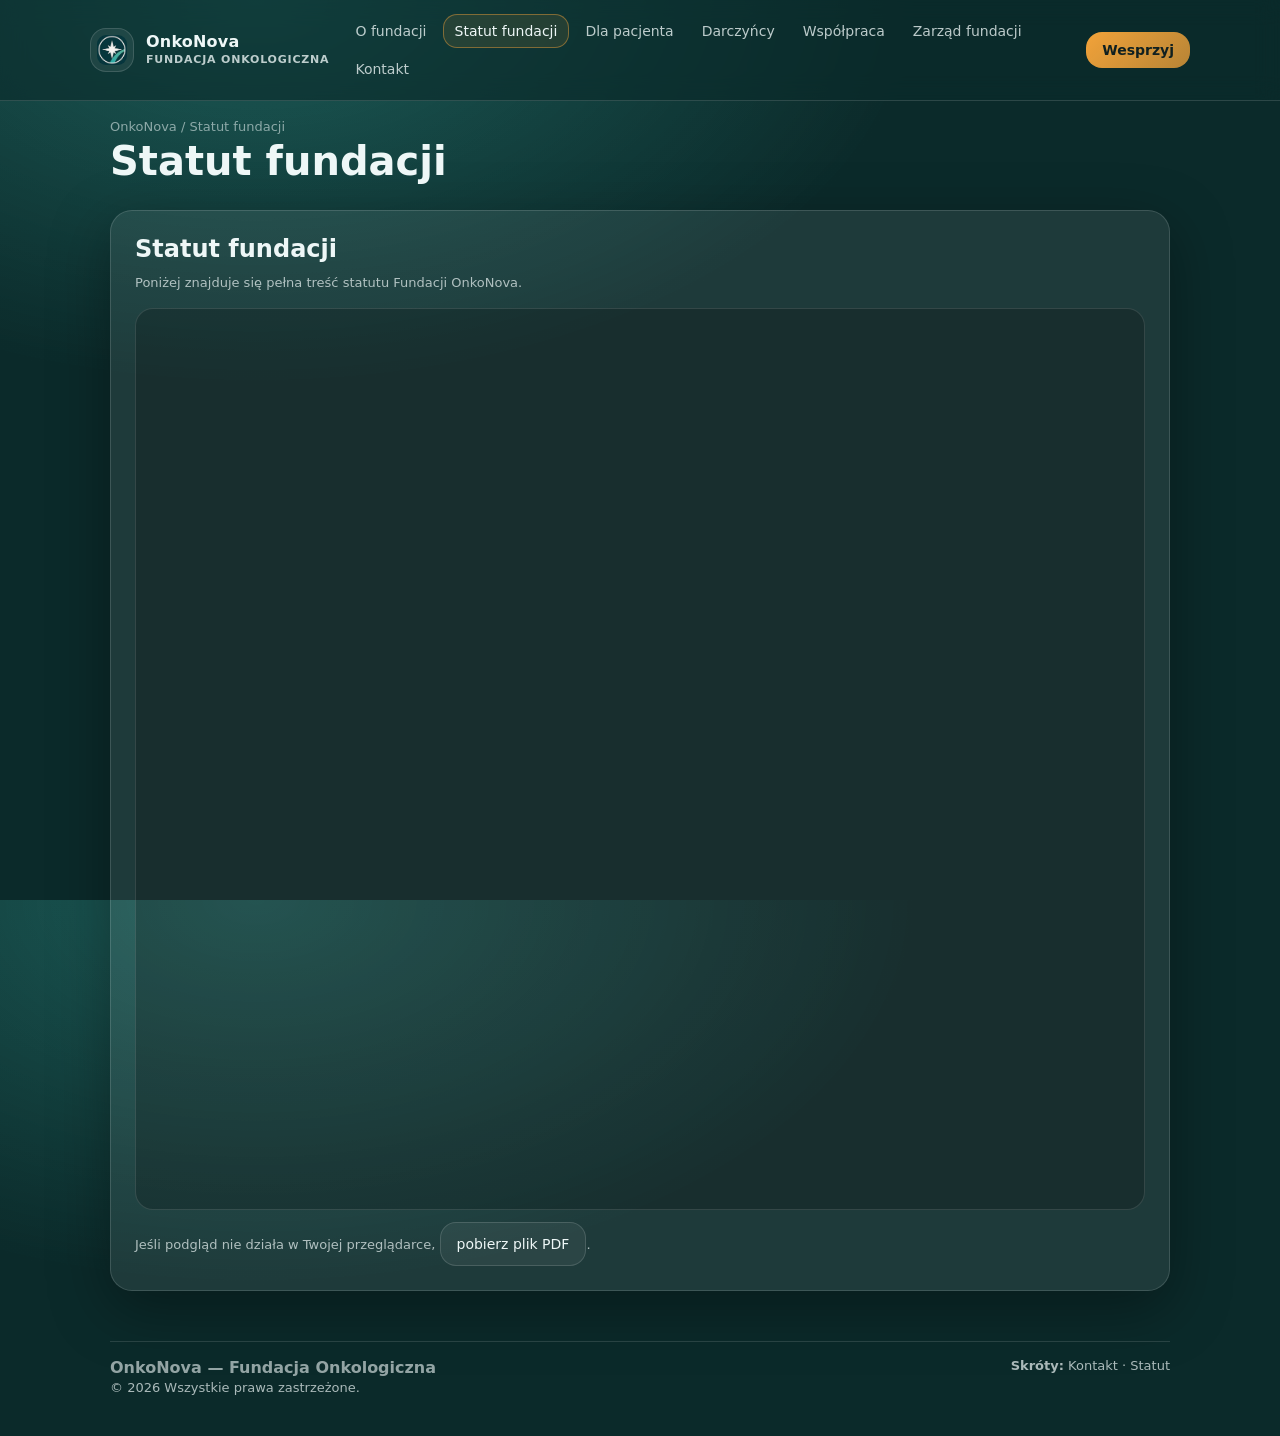
<file: statute.html>
<!doctype html>
<html lang="pl">
<head>
  <meta charset="utf-8" />
  <meta name="viewport" content="width=device-width, initial-scale=1" />
  <title>Statut fundacji — OnkoNova</title>
  <meta name="description" content="OnkoNova — pełna treść statutu fundacji." />
  <link rel="icon" href="assets/logo.png" />
  <link rel="stylesheet" href="assets/styles.css" />
</head>
<body>

<div class="topbar">
  <div class="container topbar-inner">
    <a class="brand" href="index.html" aria-label="OnkoNova - strona główna">
      <img src="assets/logo.png" alt="Logo OnkoNova" />
      <div class="title">OnkoNova<small>Fundacja Onkologiczna</small></div>
    </a>
    <button class="btn mobile-toggle" id="mobileToggle" type="button" aria-label="Menu">Menu</button>
    <nav class="nav" id="nav" aria-label="Główna nawigacja">
      <a href="about.html">O fundacji</a>
      <a href="statute.html">Statut fundacji</a>
      <a href="patient.html">Dla pacjenta</a>
      <a href="donors.html">Darczyńcy</a>
      <a href="cooperation.html">Współpraca</a>
      <a href="board.html">Zarząd fundacji</a>
      <a href="contact.html">Kontakt</a>
    </nav>
    <div class="actions">
      <a class="btn primary" href="donors.html">Wesprzyj</a>
    </div>
  </div>
</div>

<main class="container">
  <div class="page-title">
    <div class="breadcrumb">OnkoNova / Statut fundacji</div>
    <h1>Statut fundacji</h1>
  </div>

  <section class="section">
    <div class="card">
      <h2>Statut fundacji</h2>
      <p class="small">Poniżej znajduje się pełna treść statutu Fundacji OnkoNova.</p>
      <div style="margin-top:12px; border-radius:18px; overflow:hidden; border:1px solid rgba(255,255,255,.12); background:rgba(0,0,0,.2);">
        <iframe
          src="assets/statut.pdf"
          width="100%"
          height="900"
          style="border:0; display:block;"
          title="Statut Fundacji OnkoNova">
        </iframe>
      </div>
      <p class="small" style="margin-top:12px;">
        Jeśli podgląd nie działa w Twojej przeglądarce,
        <a class="btn" href="assets/statut.pdf" target="_blank" rel="noopener">pobierz plik PDF</a>.
      </p>
    </div>
  </section>
</main>

<footer class="footer">
  <div class="container">
    <div class="footgrid">
      <div>
        <b>OnkoNova — Fundacja Onkologiczna</b><br/>
        <span class="small">© <span id="year"></span> Wszystkie prawa zastrzeżone.</span>
      </div>
      <div class="small">
        <b>Skróty:</b> <a href="contact.html">Kontakt</a> · <a href="statute.html">Statut</a>
      </div>
    </div>
  </div>
</footer>

<script src="assets/site.js"></script>
</body>
</html>
</file>
<file: assets/styles.css>
:root {
  --bg:     #0b2a2a;
  --bg2:    #0f3b3b;
  --card:   rgba(255,255,255,.08);
  --border: rgba(255,255,255,.14);
  --text:   #eef7f7;
  --muted:  rgba(238,247,247,.78);
  --accent: #f2a33a;
  --accent2:#46c2b2;
  --shadow: 0 18px 60px rgba(0,0,0,.35);
  --radius: 22px;
}

*, *::before, *::after { box-sizing: border-box; }

html, body { height: 100%; }

body {
  margin: 0;
  font-family: system-ui, -apple-system, Segoe UI, Roboto, Arial, sans-serif;
  color: var(--text);
  background:
    radial-gradient(1200px 700px at 20% 0%, rgba(70,194,178,.25) 0%, rgba(11,42,42,1) 55%),
    radial-gradient(900px 600px at 95% 15%, rgba(242,163,58,.16) 0%, rgba(11,42,42,0) 55%),
    linear-gradient(180deg, var(--bg2), var(--bg));
}

a { color: inherit; text-decoration: none; }

.container { max-width: 1100px; margin: 0 auto; padding: 0 20px; }

/* ── Topbar ── */
.topbar {
  position: sticky;
  top: 0;
  z-index: 100;
  backdrop-filter: blur(12px);
  background: rgba(11,42,42,.62);
  border-bottom: 1px solid var(--border);
}

.topbar-inner {
  display: flex;
  align-items: center;
  justify-content: space-between;
  gap: 14px;
  padding: 14px 0;
}

.brand {
  display: flex;
  align-items: center;
  gap: 12px;
  font-weight: 800;
  letter-spacing: .2px;
  flex-shrink: 0;
}

.brand img {
  width: 44px;
  height: 44px;
  border-radius: 16px;
  background: rgba(255,255,255,.07);
  border: 1px solid var(--border);
  padding: 6px;
}

.brand .title { line-height: 1.05; }

.brand .title small {
  display: block;
  font-weight: 600;
  color: var(--muted);
  letter-spacing: .8px;
  text-transform: uppercase;
  font-size: 11px;
  margin-top: 3px;
}

.nav {
  display: flex;
  align-items: center;
  gap: 4px;
  flex-wrap: wrap;
}

.nav a {
  color: var(--muted);
  padding: 8px 11px;
  border-radius: 14px;
  border: 1px solid transparent;
  font-size: 14px;
  transition: background .15s, border-color .15s, color .15s;
}

.nav a:hover {
  color: var(--text);
  border-color: rgba(255,255,255,.12);
  background: rgba(255,255,255,.06);
}

.nav a.active {
  color: var(--text);
  border-color: rgba(242,163,58,.45);
  background: rgba(242,163,58,.10);
}

.actions { display: flex; gap: 10px; align-items: center; flex-shrink: 0; }

/* ── Buttons ── */
.btn {
  display: inline-flex;
  align-items: center;
  justify-content: center;
  padding: 10px 16px;
  border-radius: 16px;
  border: 1px solid rgba(255,255,255,.14);
  background: rgba(255,255,255,.06);
  color: var(--text);
  cursor: pointer;
  font-size: 14px;
  transition: background .15s, filter .15s;
}

.btn:hover { background: rgba(255,255,255,.11); }

.btn.primary {
  border: none;
  background: linear-gradient(135deg, var(--accent), rgba(242,163,58,.75));
  color: #102020;
  font-weight: 800;
}

.btn.primary:hover { filter: brightness(1.06); }

.mobile-toggle { display: none; }

/* ── Layout ── */
.hero {
  padding: 38px 0 18px;
  display: grid;
  grid-template-columns: 1.2fr .8fr;
  gap: 16px;
  align-items: stretch;
}

.card {
  background: var(--card);
  border: 1px solid var(--border);
  border-radius: var(--radius);
  box-shadow: var(--shadow);
  padding: 24px;
}

.grid2 { display: grid; grid-template-columns: repeat(2,1fr); gap: 12px; }
.grid3 { display: grid; grid-template-columns: repeat(3,1fr); gap: 12px; }

/* ── Typography ── */
h1 { font-size: 40px; line-height: 1.05; margin: 0 0 12px; }
h2 { font-size: 24px; margin: 0 0 10px; }
h3 { font-size: 18px; margin: 0 0 8px; }
p  { color: var(--muted); line-height: 1.6; margin: 0 0 14px; }
p:last-child { margin-bottom: 0; }

.lead { font-size: 16px; }
.small { font-size: 13px; color: rgba(238,247,247,.70); }

/* ── KPI cards ── */
.kpis {
  display: grid;
  grid-template-columns: repeat(3,1fr);
  gap: 12px;
  margin-top: 14px;
}

.kpi {
  background: rgba(255,255,255,.06);
  border: 1px solid rgba(255,255,255,.10);
  border-radius: 18px;
  padding: 14px;
  transition: background .15s;
}

a.kpi:hover {
  background: rgba(255,255,255,.10);
  border-color: rgba(255,255,255,.18);
}

.kpi b { display: block; font-size: 18px; margin-bottom: 4px; }
.kpi span { color: var(--muted); font-size: 14px; }

/* ── Misc ── */
.section { padding: 10px 0 24px; }
.page-title { padding: 18px 0 6px; }
.breadcrumb { color: rgba(238,247,247,.55); font-size: 13px; margin: 0 0 6px; }

hr.sep {
  border: none;
  border-top: 1px solid rgba(255,255,255,.12);
  margin: 20px 0;
}

.list {
  margin: 0 0 14px;
  padding-left: 20px;
  color: var(--muted);
  line-height: 1.7;
}
.list li { margin: 6px 0; }

.notice {
  padding: 12px 16px;
  border-radius: 18px;
  background: rgba(242,163,58,.10);
  border: 1px solid rgba(242,163,58,.28);
  color: rgba(238,247,247,.92);
  font-size: 14px;
}

/* ── Board / person ── */
.person {
  display: grid;
  grid-template-columns: 200px 1fr;
  gap: 20px;
  align-items: start;
}

.avatar {
  width: 180px;
  height: 225px;
  border-radius: 26px;
  object-fit: cover;
  border: 1px solid rgba(255,255,255,.12);
  box-shadow: var(--shadow);
  display: block;
}

/* ── Forms ── */
.form {
  display: grid;
  grid-template-columns: repeat(2, minmax(0,1fr));
  gap: 16px;
}

.form .full { grid-column: 1 / -1; }

label {
  display: block;
  font-size: 13px;
  color: rgba(238,247,247,.75);
  margin-bottom: 6px;
}

input, textarea {
  width: 100%;
  border-radius: 14px;
  padding: 12px 14px;
  border: 1px solid rgba(255,255,255,.14);
  background: rgba(255,255,255,.06);
  color: var(--text);
  outline: none;
  font-size: 14px;
  font-family: inherit;
  transition: border-color .15s, background .15s;
}

input:focus, textarea:focus {
  border-color: rgba(242,163,58,.5);
  background: rgba(255,255,255,.09);
}

textarea {
  min-height: 120px;
  resize: vertical;
}

.form-actions {
  display: flex;
  align-items: center;
  gap: 14px;
  flex-wrap: wrap;
  margin-top: 4px;
}

.form-hint { margin: 0; font-size: 13px; opacity: .8; }

/* Consent */
label.consent-box {
  grid-column: 1 / -1;
  display: flex;
  flex-direction: row;
  align-items: flex-start;
  gap: 12px;
  width: 100%;
  padding: 12px 14px;
  border-radius: 14px;
  background: rgba(255,255,255,.06);
  border: 1px solid rgba(255,255,255,.10);
  margin-bottom: 0;
  cursor: pointer;
  transition: background .15s, border-color .15s;
}

label.consent-box:hover {
  border-color: rgba(255,255,255,.20);
  background: rgba(255,255,255,.09);
}

label.consent-box input[type="checkbox"] {
  flex: 0 0 auto;
  width: auto;
  margin: 3px 0 0 0;
  transform: scale(1.15);
  cursor: pointer;
  accent-color: var(--accent);
}

label.consent-box .consent-text {
  display: block;
  min-width: 0;
  line-height: 1.5;
  font-size: 13px;
  color: rgba(238,247,247,.75);
  overflow-wrap: anywhere;
}

label.consent-box .consent-text a {
  color: var(--accent);
  text-decoration: underline;
  text-underline-offset: 3px;
}

.form-note {
  margin-top: 14px;
  padding: 10px 14px;
  border-radius: 12px;
  border: 1px solid rgba(255,255,255,.08);
  background: rgba(0,0,0,.15);
  font-size: 13px;
  color: rgba(238,247,247,.60);
}

/* ── Footer ── */
.footer {
  padding: 26px 0 40px;
  color: rgba(238,247,247,.60);
}

.footer .footgrid {
  display: flex;
  justify-content: space-between;
  gap: 14px;
  flex-wrap: wrap;
  border-top: 1px solid rgba(255,255,255,.12);
  padding-top: 16px;
}

/* ── Responsive ── */
@media (max-width: 980px) {
  .hero          { grid-template-columns: 1fr; padding-top: 24px; }
  .kpis          { grid-template-columns: 1fr; }
  .grid3         { grid-template-columns: 1fr; }
  .grid2         { grid-template-columns: 1fr; }
  .form          { grid-template-columns: 1fr; }
  .person        { grid-template-columns: 1fr; }
  .avatar        { width: 110px; height: 110px; border-radius: 18px; }

  .nav           { display: none; flex-direction: column; align-items: flex-start; width: 100%; padding-bottom: 10px; }
  .nav.open      { display: flex; }
  .mobile-toggle { display: inline-flex; }

  h1 { font-size: 30px; }
  h2 { font-size: 20px; }
}
</file>
